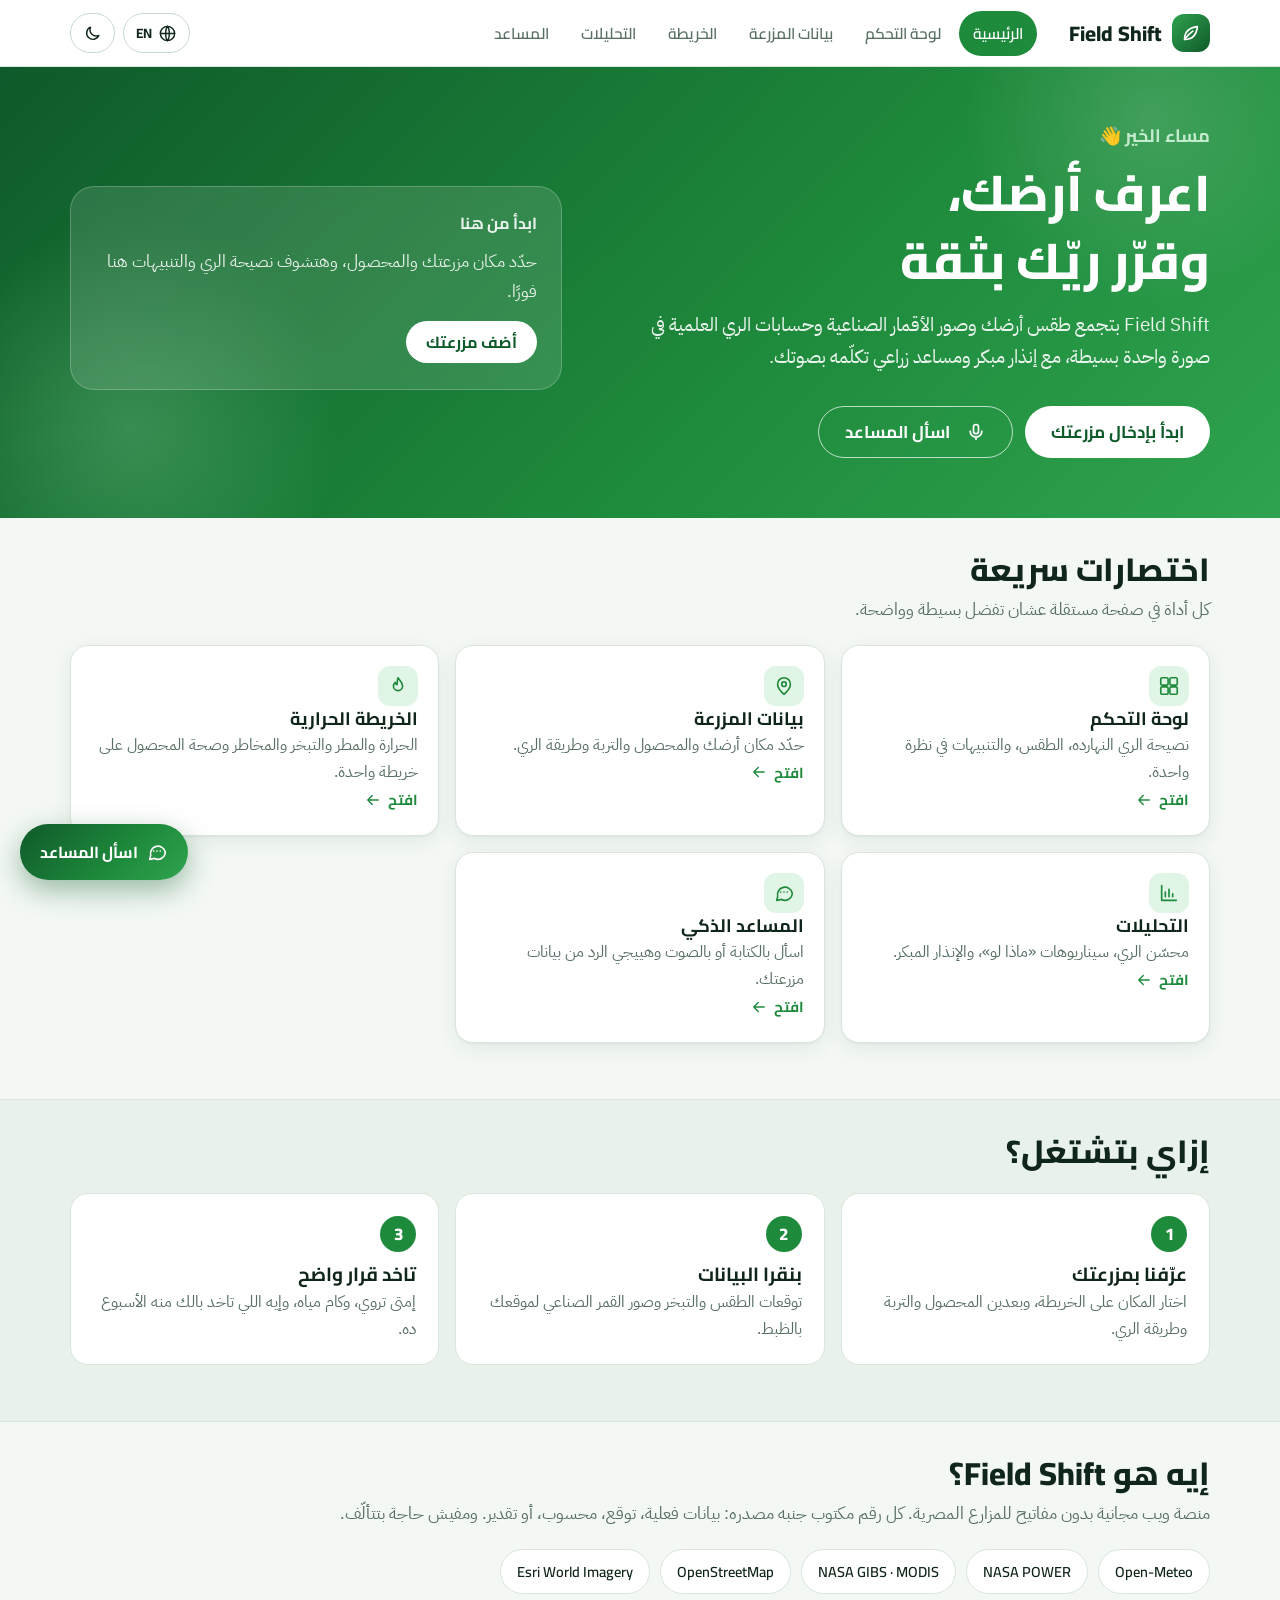
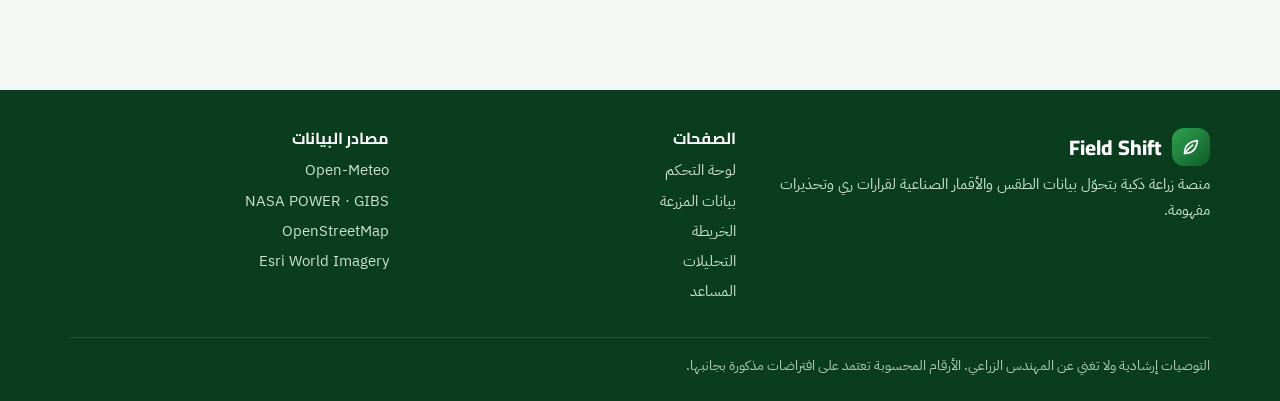
<file: index.html>
<!DOCTYPE html>
<html lang="ar" dir="rtl">
<head>
<meta charset="utf-8">
<meta name="viewport" content="width=device-width, initial-scale=1, viewport-fit=cover">
<meta name="theme-color" content="#0F5A2A">
<meta name="description" content="Field Shift: منصة زراعة ذكية — طقس، ري، خريطة حرارية، إنذار مبكر ومساعد زراعي / Smart farming platform">
<title data-en="Field Shift | Smart farming platform">Field Shift | منصة الزراعة الذكية</title>
<link rel="icon" href="data:image/svg+xml,%3Csvg xmlns=%27http://www.w3.org/2000/svg%27 viewBox=%270 0 32 32%27%3E%3Crect width=%2732%27 height=%2732%27 rx=%278%27 fill=%27%231E8A3C%27/%3E%3Cpath d=%27M9 23c0-8 5-13 14-14-1 9-6 14-14 14z%27 fill=%27%23fff%27/%3E%3C/svg%3E">
<script>(function(){try{var t=localStorage.getItem("fs_theme");if(!t)t=matchMedia("(prefers-color-scheme: dark)").matches?"dark":"light";var l=localStorage.getItem("fs_lang")==="en"?"en":"ar",h=document.documentElement;h.dataset.theme=t;h.lang=l;h.dir=l==="ar"?"rtl":"ltr"}catch(e){}})()</script>
<link rel="preconnect" href="https://fonts.googleapis.com">
<link href="https://fonts.googleapis.com/css2?family=Cairo:wght@600;700;800&family=IBM+Plex+Sans+Arabic:wght@400;500;600&family=Inter:wght@400;500;600&display=swap" rel="stylesheet">
<link rel="stylesheet" href="style.css">
</head>
<body data-page="home" data-need="om">
<main>
<section class="hero">
 <div class="wrap">
  <div>
   <div class="hi" id="greet"></div>
   <h1 data-en="Know your land.<br>Irrigate with confidence.">اعرف أرضك،<br>وقرّر ريّك بثقة</h1>
   <p class="lead" data-en="Field Shift combines your farm's weather, satellite imagery and scientific irrigation maths into one simple picture, with early warnings and an assistant you can talk to.">Field Shift بتجمع طقس أرضك وصور الأقمار الصناعية وحسابات الري العلمية في صورة واحدة بسيطة، مع إنذار مبكر ومساعد زراعي تكلّمه بصوتك.</p>
   <div class="acts">
    <a class="btn wh lg" id="heroCta" href="farm.html" data-en="Add your farm">ابدأ بإدخال مزرعتك</a>
    <a class="btn wh gh lg" href="assistant.html"><svg><use href="#i-mic"/></svg><span data-en="Ask the assistant">اسأل المساعد</span></a>
   </div>
  </div>
  <div class="glance" id="glance" aria-live="polite"></div>
 </div>
</section>

<section class="sec">
 <div class="wrap">
  <div class="sh"><h2 data-en="Jump to">اختصارات سريعة</h2><p data-en="Every tool has its own page, so each one stays simple.">كل أداة في صفحة مستقلة عشان تفضل بسيطة وواضحة.</p></div>
  <div class="grid g3">
   <a class="card tile" href="dashboard.html"><span class="ico"><svg><use href="#i-grid"/></svg></span><h3 data-en="Dashboard">لوحة التحكم</h3><p data-en="Today's irrigation advice, weather and alerts at a glance.">نصيحة الري النهارده، الطقس، والتنبيهات في نظرة واحدة.</p><span class="go"><span data-en="Open">افتح</span><svg><use href="#i-arrow"/></svg></span></a>
   <a class="card tile" href="farm.html"><span class="ico"><svg><use href="#i-pin"/></svg></span><h3 data-en="My farm">بيانات المزرعة</h3><p data-en="Set your location, crop, soil and irrigation method.">حدّد مكان أرضك والمحصول والتربة وطريقة الري.</p><span class="go"><span data-en="Open">افتح</span><svg><use href="#i-arrow"/></svg></span></a>
   <a class="card tile" href="map.html"><span class="ico"><svg><use href="#i-heat"/></svg></span><h3 data-en="Heat map">الخريطة الحرارية</h3><p data-en="Temperature, rain, evaporation, risk and crop health on one map.">الحرارة والمطر والتبخر والمخاطر وصحة المحصول على خريطة واحدة.</p><span class="go"><span data-en="Open">افتح</span><svg><use href="#i-arrow"/></svg></span></a>
   <a class="card tile" href="analytics.html"><span class="ico"><svg><use href="#i-chart"/></svg></span><h3 data-en="Analytics">التحليلات</h3><p data-en="Irrigation planner, what-if scenarios and early warnings.">محسّن الري، سيناريوهات «ماذا لو»، والإنذار المبكر.</p><span class="go"><span data-en="Open">افتح</span><svg><use href="#i-arrow"/></svg></span></a>
   <a class="card tile" href="assistant.html"><span class="ico"><svg><use href="#i-chat"/></svg></span><h3 data-en="Assistant">المساعد الذكي</h3><p data-en="Ask in plain words or by voice and get answers from your farm's data.">اسأل بالكتابة أو بالصوت وهييجي الرد من بيانات مزرعتك.</p><span class="go"><span data-en="Open">افتح</span><svg><use href="#i-arrow"/></svg></span></a>
  </div>
 </div>
</section>

<section class="sec band">
 <div class="wrap">
  <div class="sh"><h2 data-en="How it works">إزاي بتشتغل؟</h2></div>
  <div class="steps">
   <div class="step"><h3 data-en="Tell us about your farm">عرّفنا بمزرعتك</h3><p data-en="Pick the location on the map, then choose crop, soil and how you irrigate.">اختار المكان على الخريطة، وبعدين المحصول والتربة وطريقة الري.</p></div>
   <div class="step"><h3 data-en="We read the data">بنقرا البيانات</h3><p data-en="Forecasts, evaporation and satellite imagery for your exact spot.">توقعات الطقس والتبخر وصور القمر الصناعي لموقعك بالظبط.</p></div>
   <div class="step"><h3 data-en="You get a clear decision">تاخد قرار واضح</h3><p data-en="When to irrigate, how much water, and what to watch out for this week.">إمتى تروي، وكام مياه، وإيه اللي تاخد بالك منه الأسبوع ده.</p></div>
  </div>
 </div>
</section>

<section class="sec">
 <div class="wrap">
  <div class="sh"><h2 data-en="What is Field Shift?">إيه هو Field Shift؟</h2><p data-en="A free, key-less web platform for Egyptian farms. Every number shows where it comes from: real data, forecast, calculated or estimate. Nothing is invented.">منصة ويب مجانية بدون مفاتيح للمزارع المصرية. كل رقم مكتوب جنبه مصدره: بيانات فعلية، توقع، محسوب، أو تقدير. ومفيش حاجة بتتألّف.</p></div>
  <div class="srcs"><span class="src">Open-Meteo</span><span class="src">NASA POWER</span><span class="src">NASA GIBS · MODIS</span><span class="src">OpenStreetMap</span><span class="src">Esri World Imagery</span></div>
 </div>
</section>
</main>

<script src="shell.js"></script>
<script src="app.js"></script>
<script src="smart.js"></script>
</body>
</html>
</file>
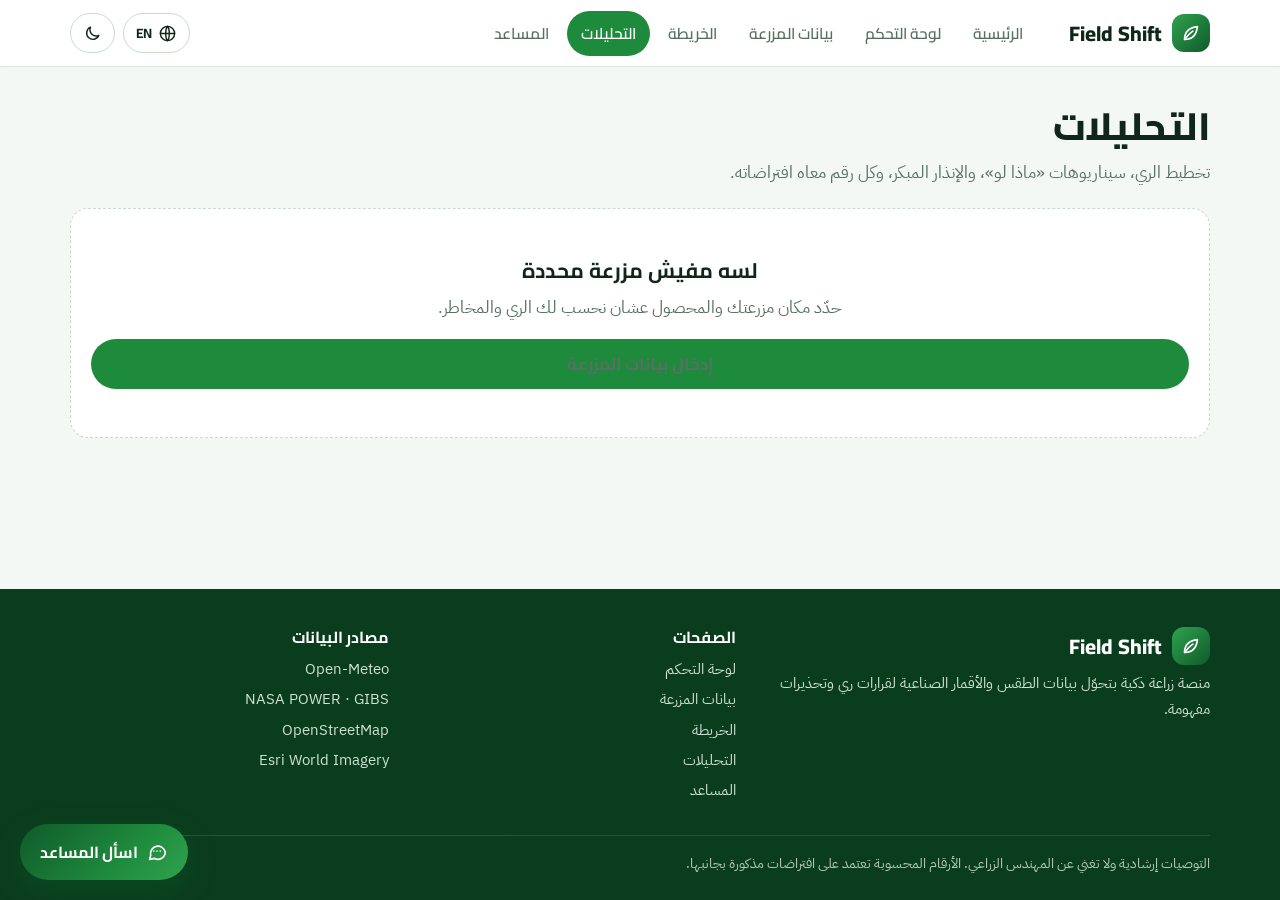
<file: analytics.html>
<!DOCTYPE html>
<html lang="ar" dir="rtl">
<head>
<meta charset="utf-8">
<meta name="viewport" content="width=device-width, initial-scale=1, viewport-fit=cover">
<meta name="theme-color" content="#0F5A2A">
<meta name="description" content="Field Shift: منصة زراعة ذكية — طقس، ري، خريطة حرارية، إنذار مبكر ومساعد زراعي / Smart farming platform">
<title data-en="Analytics | Field Shift">التحليلات | Field Shift</title>
<link rel="icon" href="data:image/svg+xml,%3Csvg xmlns=%27http://www.w3.org/2000/svg%27 viewBox=%270 0 32 32%27%3E%3Crect width=%2732%27 height=%2732%27 rx=%278%27 fill=%27%231E8A3C%27/%3E%3Cpath d=%27M9 23c0-8 5-13 14-14-1 9-6 14-14 14z%27 fill=%27%23fff%27/%3E%3C/svg%3E">
<script>(function(){try{var t=localStorage.getItem("fs_theme");if(!t)t=matchMedia("(prefers-color-scheme: dark)").matches?"dark":"light";var l=localStorage.getItem("fs_lang")==="en"?"en":"ar",h=document.documentElement;h.dataset.theme=t;h.lang=l;h.dir=l==="ar"?"rtl":"ltr"}catch(e){}})()</script>
<link rel="preconnect" href="https://fonts.googleapis.com">
<link href="https://fonts.googleapis.com/css2?family=Cairo:wght@600;700;800&family=IBM+Plex+Sans+Arabic:wght@400;500;600&family=Inter:wght@400;500;600&display=swap" rel="stylesheet">
<link rel="stylesheet" href="style.css">
</head>
<body data-page="analytics" data-need="om,nasa">
<main>
<section class="phead" style="padding-bottom:12px"><div class="wrap">
 <h1 data-en="Analytics">التحليلات</h1>
 <p data-en="Irrigation planning, what-if scenarios and early warnings. Each number comes with its assumptions.">تخطيط الري، سيناريوهات «ماذا لو»، والإنذار المبكر، وكل رقم معاه افتراضاته.</p>
</div></section>
<section class="sec" style="padding-top:8px"><div class="wrap">
 <div class="tabs" id="antabs" role="tablist" aria-label="أقسام التحليلات" data-en-aria="Analytics sections">
  <button class="tab" role="tab" data-tab="irrigation" data-en="Irrigation">الري</button>
  <button class="tab" role="tab" data-tab="whatif" data-en="What if?">ماذا لو؟</button>
  <button class="tab" role="tab" data-tab="warnings" data-en="Warnings">الإنذارات</button>
  <button class="tab" role="tab" data-tab="climate" data-en="Vs. normal">مقارنة بالمعتاد</button>
  <button class="tab" role="tab" data-tab="method" data-en="Method">المنهجية</button>
 </div>
 <div id="an"></div>
</div></section>
</main>

<script src="shell.js"></script>
<script src="app.js"></script>
<script src="smart.js"></script>
</body>
</html>
</file>
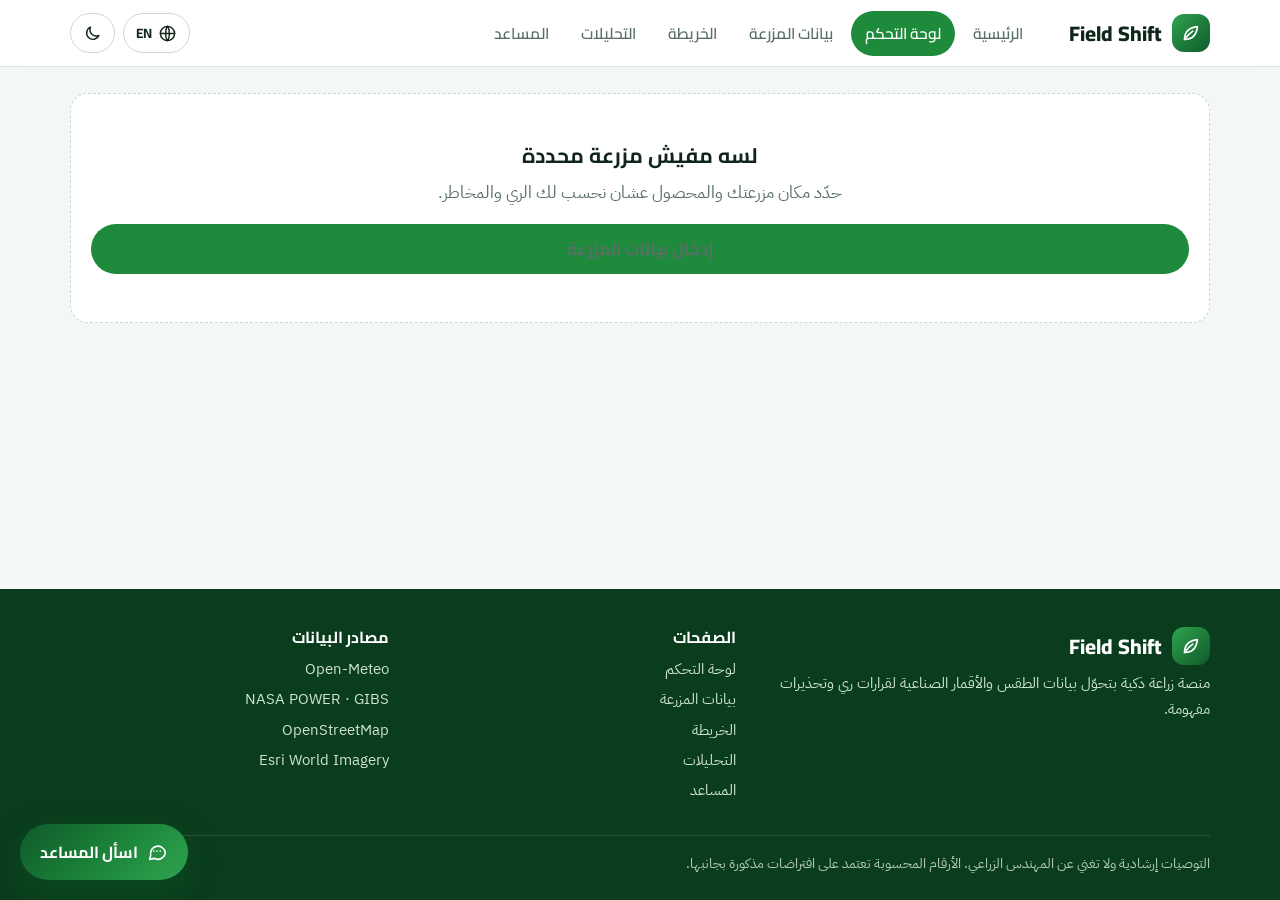
<file: dashboard.html>
<!DOCTYPE html>
<html lang="ar" dir="rtl">
<head>
<meta charset="utf-8">
<meta name="viewport" content="width=device-width, initial-scale=1, viewport-fit=cover">
<meta name="theme-color" content="#0F5A2A">
<meta name="description" content="Field Shift: منصة زراعة ذكية — طقس، ري، خريطة حرارية، إنذار مبكر ومساعد زراعي / Smart farming platform">
<title data-en="Dashboard | Field Shift">لوحة التحكم | Field Shift</title>
<link rel="icon" href="data:image/svg+xml,%3Csvg xmlns=%27http://www.w3.org/2000/svg%27 viewBox=%270 0 32 32%27%3E%3Crect width=%2732%27 height=%2732%27 rx=%278%27 fill=%27%231E8A3C%27/%3E%3Cpath d=%27M9 23c0-8 5-13 14-14-1 9-6 14-14 14z%27 fill=%27%23fff%27/%3E%3C/svg%3E">
<script>(function(){try{var t=localStorage.getItem("fs_theme");if(!t)t=matchMedia("(prefers-color-scheme: dark)").matches?"dark":"light";var l=localStorage.getItem("fs_lang")==="en"?"en":"ar",h=document.documentElement;h.dataset.theme=t;h.lang=l;h.dir=l==="ar"?"rtl":"ltr"}catch(e){}})()</script>
<link rel="preconnect" href="https://fonts.googleapis.com">
<link href="https://fonts.googleapis.com/css2?family=Cairo:wght@600;700;800&family=IBM+Plex+Sans+Arabic:wght@400;500;600&family=Inter:wght@400;500;600&display=swap" rel="stylesheet">
<link rel="stylesheet" href="style.css">
</head>
<body data-page="dashboard" data-need="om,nasa">
<main>
<section class="sec" style="padding-top:26px">
 <div class="wrap"><div id="dash"></div></div>
</section>
</main>

<script src="shell.js"></script>
<script src="app.js"></script>
<script src="smart.js"></script>
</body>
</html>
</file>
<file: style.css>
/* Field Shift — design system v5
   Multi-page, light + dark themes, RTL/LTR (logical properties only), green palette from deep forest to mint. */

/* ===== tokens ===== */
:root{
 --g-900:#0A3D1D;--g-800:#0F5A2A;--g-700:#157233;--g-600:#1E8A3C;--g-500:#2FA34F;--g-400:#58BF74;--g-300:#8FD9A3;--g-200:#C3EBCE;--g-100:#E1F5E6;--g-50:#F1FAF3;
 --bg:#F3F8F4;--bg2:#E8F1EA;--sf:#FFFFFF;--sf2:#F3F8F4;--ln:#DAE6DD;--ln2:#C9DACD;
 --tx:#10261A;--mu:#587063;--mu2:#7B9185;
 --g:var(--g-600);--gd:var(--g-800);--gl:var(--g-100);--on-g:#fff;
 --ok:#2E9E4F;--okb:#E3F4E8;--wa:#B97800;--wab:#FFF3D1;--hi:#C93B3B;--hib:#FDE8E6;
 --bl:#2B6CB0;--blb:#E6F0FA;--na:#6B7280;--nab:#ECEFF2;--band:#E8F5EA;
 --hero:linear-gradient(135deg,#0F5A2A 0%,#1E8A3C 60%,#2FA34F 100%);
 --sh:0 1px 2px rgba(15,60,30,.05),0 6px 20px rgba(15,60,30,.07);--sh2:0 2px 4px rgba(15,60,30,.06),0 16px 40px rgba(15,60,30,.13);
 --r:18px;--r2:12px;--ease:cubic-bezier(.2,.7,.2,1);
 --hf:Cairo,Inter,"IBM Plex Sans Arabic",Tahoma,sans-serif;--bf:"IBM Plex Sans Arabic",Inter,Cairo,Tahoma,sans-serif;
 color-scheme:light}
:root[data-theme="dark"]{
 --bg:#09120D;--bg2:#0E1A13;--sf:#122019;--sf2:#182A20;--ln:#233628;--ln2:#2E4636;
 --tx:#E7F2EA;--mu:#9DB5A5;--mu2:#7A9484;
 --g:#4CC36B;--gd:#8FE0A4;--gl:#16331F;--on-g:#07210F;
 --ok:#4CC36B;--okb:#14301D;--wa:#EBB43A;--wab:#33290F;--hi:#F0766F;--hib:#3A1A18;
 --bl:#6AA8E8;--blb:#14283D;--na:#9CA3AF;--nab:#1E2A24;--band:#14271B;
 --hero:linear-gradient(135deg,#0D3D20 0%,#14602F 60%,#1B7F3E 100%);
 --sh:0 1px 2px rgba(0,0,0,.35),0 6px 20px rgba(0,0,0,.3);--sh2:0 2px 4px rgba(0,0,0,.4),0 16px 40px rgba(0,0,0,.45);
 color-scheme:dark}

/* ===== base ===== */
*{box-sizing:border-box}
html{scroll-behavior:smooth;-webkit-text-size-adjust:100%}
body{margin:0;background:var(--bg);color:var(--tx);font:400 17px/1.75 var(--bf);transition:background .25s,color .25s;min-height:100vh;display:flex;flex-direction:column}
main{flex:1}
h1,h2,h3,h4{font-family:var(--hf);line-height:1.35;margin:0;color:var(--tx)}
h1{font-size:clamp(30px,4.6vw,50px);font-weight:800}
h2{font-size:clamp(24px,3vw,32px);font-weight:800}
h3{font-size:19px;font-weight:700}
p{margin:0}
a{color:var(--g);text-decoration:none}a:hover{text-decoration:underline}
img,svg{max-width:100%}
.wrap{width:100%;max-width:1180px;margin-inline:auto;padding-inline:20px}
svg use{pointer-events:none}
:focus-visible{outline:3px solid var(--g-400);outline-offset:2px;border-radius:6px}
.num{direction:ltr;unicode-bidi:isolate;display:inline-block;font-variant-numeric:tabular-nums}
small{font-size:.8em;opacity:.8}
.mu{color:var(--mu)}.sm{font-size:15px}.note{font-size:14px;color:var(--mu);line-height:1.6}
.sr{position:absolute;width:1px;height:1px;overflow:hidden;clip:rect(0 0 0 0)}
hr{border:0;border-top:1px dashed var(--ln2);margin:14px 0}

/* ===== header ===== */
.top{position:sticky;top:0;z-index:1000;background:color-mix(in srgb,var(--sf) 88%,transparent);backdrop-filter:blur(14px);-webkit-backdrop-filter:blur(14px);border-bottom:1px solid var(--ln);transition:box-shadow .2s}
.top.sc{box-shadow:0 6px 24px rgba(10,50,25,.1)}
.top .wrap{display:flex;align-items:center;gap:18px;height:66px}
.brand{display:inline-flex;align-items:center;gap:10px;color:var(--tx);font:800 21px var(--hf);text-decoration:none!important}
.brand i{width:38px;height:38px;border-radius:12px;background:linear-gradient(135deg,var(--g-500),var(--g-800));display:grid;place-items:center;color:#fff;flex:none}
.brand i svg{width:22px;height:22px}
nav.main{display:flex;gap:4px;margin-inline-start:14px;flex:1}
nav.main a{padding:8px 14px;border-radius:999px;color:var(--mu);font:600 15.5px var(--hf);text-decoration:none;transition:.18s;white-space:nowrap}
nav.main a:hover{background:var(--gl);color:var(--gd)}
nav.main a.on{background:var(--g);color:var(--on-g)}
.tools{display:flex;gap:8px;margin-inline-start:auto}
.ibtn{height:40px;min-width:40px;padding:0 12px;border-radius:999px;border:1px solid var(--ln2);background:var(--sf);color:var(--tx);cursor:pointer;display:inline-flex;align-items:center;justify-content:center;gap:6px;font:700 13.5px var(--hf);transition:.18s}
.ibtn:hover{background:var(--gl);border-color:var(--g)}
.ibtn svg{width:19px;height:19px}
.burger{display:none}
@media(max-width:900px){
 .burger{display:inline-flex}
 nav.main{position:absolute;inset-inline:0;top:66px;flex-direction:column;background:var(--sf);border-bottom:1px solid var(--ln);padding:10px 20px 16px;margin:0;display:none;box-shadow:var(--sh2)}
 nav.main.open{display:flex}
 nav.main a{padding:12px 14px;border-radius:12px;font-size:17px}
}

/* ===== buttons / chips / badges ===== */
.btn{display:inline-flex;align-items:center;justify-content:center;gap:8px;padding:11px 20px;border-radius:999px;border:0;background:var(--g);color:var(--on-g);font:700 16px var(--hf);cursor:pointer;text-decoration:none!important;transition:transform .18s var(--ease),box-shadow .18s,background .18s;line-height:1.3}
.btn:hover{transform:translateY(-1px);box-shadow:0 8px 20px rgba(30,138,60,.28)}
.btn.lg{padding:14px 26px;font-size:17px}.btn.sm{padding:7px 14px;font-size:14px}
.btn.gh{background:transparent;color:var(--g);border:1.5px solid var(--g)}
.btn.gh:hover{background:var(--gl);box-shadow:none}
.btn.wh{background:#fff;color:var(--g-800)}
.btn.wh.gh{background:transparent;color:#fff;border:1.5px solid rgba(255,255,255,.7)}
.btn svg{width:20px;height:20px}
.chips{display:flex;flex-wrap:wrap;gap:8px;margin-top:10px}
.chip{border:1.5px solid var(--ln2);background:var(--sf);color:var(--tx);border-radius:999px;padding:6px 14px;font:600 14.5px var(--bf);cursor:pointer;transition:.15s}
.chip:hover{border-color:var(--g);background:var(--gl)}
.pill{display:inline-flex;align-items:center;gap:6px;padding:4px 12px;border-radius:999px;background:var(--gl);color:var(--gd);font:700 13.5px var(--hf)}
.eyebrow{display:inline-block;font:700 13.5px var(--hf);color:var(--g);letter-spacing:.02em;text-transform:uppercase;margin-bottom:6px}
.badge{display:inline-block;font:700 11.5px var(--hf);padding:2px 9px;border-radius:999px;white-space:nowrap;vertical-align:middle}
.b-api{background:var(--okb);color:var(--ok)}.b-fc{background:var(--blb);color:var(--bl)}.b-calc{background:var(--gl);color:var(--gd)}.b-est{background:var(--wab);color:var(--wa)}.b-na{background:var(--nab);color:var(--na)}
.sev{display:inline-flex;align-items:center;gap:5px;font:700 13.5px var(--hf);padding:3px 11px;border-radius:999px}
.sev.g{background:var(--okb);color:var(--ok)}.sev.y{background:var(--wab);color:var(--wa)}.sev.r{background:var(--hib);color:var(--hi)}

/* ===== page head + layout ===== */
.phead{padding:34px 0 18px}
.phead h1{font-size:clamp(26px,3.4vw,38px)}
.phead p{color:var(--mu);margin-top:6px;max-width:680px}
.sec{padding:30px 0 56px}
.grid{display:grid;gap:16px}
.g2{grid-template-columns:repeat(2,minmax(0,1fr))}.g3{grid-template-columns:repeat(3,minmax(0,1fr))}.g4{grid-template-columns:repeat(4,minmax(0,1fr))}
.grid>*{min-width:0}
@media(max-width:1000px){.g4,.g3{grid-template-columns:repeat(2,minmax(0,1fr))}}
@media(max-width:700px){.g4,.g3,.g2{grid-template-columns:minmax(0,1fr)}}
.card{background:var(--sf);border:1px solid var(--ln);border-radius:var(--r);padding:20px;box-shadow:var(--sh);transition:border-color .2s,box-shadow .2s,transform .2s var(--ease)}
.card>h3:first-child{margin-bottom:10px}
a.card{color:inherit;text-decoration:none;display:block}
a.card:hover{transform:translateY(-3px);box-shadow:var(--sh2);border-color:var(--g-400)}
.ico{display:inline-grid;place-items:center;width:40px;height:40px;border-radius:12px;background:var(--gl);color:var(--g);flex:none}
.ico svg{width:22px;height:22px}

/* ===== home ===== */
.hero{background:var(--hero);color:#fff;position:relative;overflow:hidden}
.hero:before{content:"";position:absolute;inset:auto auto -120px -80px;width:420px;height:420px;border-radius:50%;background:radial-gradient(circle,rgba(143,217,163,.28),transparent 70%)}
.hero:after{content:"";position:absolute;inset:-140px -60px auto auto;width:380px;height:380px;border-radius:50%;background:radial-gradient(circle,rgba(255,255,255,.14),transparent 70%)}
.hero .wrap{position:relative;z-index:1;padding-block:52px 60px;display:grid;grid-template-columns:1.25fr 1fr;gap:34px;align-items:center}
.hero h1{color:#fff;margin:8px 0 14px}
.hero .hi{font:700 18px var(--hf);color:var(--g-200)}
.hero .lead{font-size:18.5px;color:rgba(255,255,255,.9);max-width:560px}
.hero .acts{display:flex;gap:12px;flex-wrap:wrap;margin-top:24px}
.glance{background:rgba(255,255,255,.12);border:1px solid rgba(255,255,255,.22);backdrop-filter:blur(10px);border-radius:24px;padding:20px}
.glance h3{color:#fff;font-size:16px;opacity:.9;margin-bottom:12px}
.gl-grid{display:grid;grid-template-columns:1fr 1fr;gap:10px}
.gl{background:rgba(255,255,255,.14);border-radius:16px;padding:14px}
.gl small{display:block;opacity:.8;font-size:13px}
.gl b{display:block;font:800 22px/1.3 var(--hf);margin-top:2px}
.gl.wide{grid-column:1/-1}
.glance .empty-g{padding:6px 4px}.glance .empty-g p{color:rgba(255,255,255,.88);margin-bottom:14px}
@media(max-width:900px){.hero .wrap{grid-template-columns:1fr;padding-block:36px 40px}}
.sh{margin-bottom:20px}.sh p{color:var(--mu);margin-top:4px}
.tile{display:flex;flex-direction:column;gap:10px;height:100%}
.tile h3{font-size:18px}.tile p{color:var(--mu);font-size:15.5px}
.tile .go{margin-top:auto;display:inline-flex;align-items:center;gap:6px;color:var(--g);font:700 14.5px var(--hf)}
.tile .go svg{width:18px;height:18px}
[dir=rtl] .go svg,[dir=rtl] .arr{transform:scaleX(-1)}
.steps{counter-reset:s;display:grid;grid-template-columns:repeat(3,minmax(0,1fr));gap:16px}
.step{position:relative;padding:22px 22px 22px 22px;border-radius:var(--r);background:var(--sf);border:1px solid var(--ln)}
.step:before{counter-increment:s;content:counter(s);display:grid;place-items:center;width:36px;height:36px;border-radius:50%;background:var(--g);color:var(--on-g);font:800 17px var(--hf);margin-bottom:10px}
.step p{color:var(--mu);font-size:15.5px}
@media(max-width:800px){.steps{grid-template-columns:1fr}}
.band{background:var(--bg2);border-block:1px solid var(--ln)}
.srcs{display:flex;flex-wrap:wrap;gap:10px;margin-top:14px}
.src{padding:8px 16px;border-radius:999px;background:var(--sf);border:1px solid var(--ln);font:600 14.5px var(--hf)}

/* ===== states ===== */
.empty{text-align:center;padding:48px 20px;background:var(--sf);border:1px dashed var(--ln2);border-radius:var(--r)}
.empty h3{margin-bottom:8px;font-size:21px}.empty p{max-width:460px;margin:0 auto 16px}
.spin{display:inline-block;width:18px;height:18px;border:3px solid var(--ln2);border-top-color:var(--g);border-radius:50%;animation:sp .8s linear infinite;vertical-align:middle;margin-inline-end:8px}
@keyframes sp{to{transform:rotate(360deg)}}
.toast{position:fixed;inset-inline:16px;bottom:22px;margin-inline:auto;max-width:460px;z-index:3000;background:var(--g-900);color:#fff;padding:13px 20px;border-radius:14px;box-shadow:var(--sh2);display:none;font:600 15.5px var(--hf);text-align:center}
.fab{position:fixed;inset-inline-end:20px;bottom:20px;z-index:900;display:inline-flex;align-items:center;gap:8px;border-radius:999px;padding:13px 20px;background:var(--hero);color:#fff!important;font:700 16px var(--hf);box-shadow:0 10px 28px rgba(15,90,42,.4);text-decoration:none!important;transition:transform .2s var(--ease)}
.fab:hover{transform:translateY(-3px)}.fab svg{width:22px;height:22px}
@media(max-width:560px){.fab span{display:none}.fab{padding:15px}}

/* ===== forms ===== */
.form{display:grid;grid-template-columns:minmax(0,1.05fr) minmax(0,1fr);gap:20px;align-items:start}
.form>*{min-width:0}
.fsec{padding-block:4px 6px}
.fsec+.fsec{border-top:1px dashed var(--ln2);margin-top:14px;padding-top:16px}
.fsec>h3{display:flex;align-items:center;gap:10px;font-size:17px;margin-bottom:12px}
.fsec>h3 b{display:grid;place-items:center;width:28px;height:28px;border-radius:50%;background:var(--g);color:var(--on-g);font:800 14px var(--hf)}
.fld{margin-bottom:14px}.fld label{display:block;font:700 15px var(--hf);margin-bottom:6px}
.fld small{display:block;margin-top:5px;color:var(--mu);font-size:13.5px;opacity:1}
input[type=text],input[type=search],input[type=number],select{width:100%;min-height:48px;padding:10px 14px;border:1.5px solid var(--ln2);border-radius:12px;background:var(--sf);color:var(--tx);font:500 16px var(--bf);transition:border-color .15s,box-shadow .15s}
input:focus,select:focus{outline:0;border-color:var(--g);box-shadow:0 0 0 4px color-mix(in srgb,var(--g) 22%,transparent)}
.frow{display:grid;grid-template-columns:1fr 1fr;gap:14px}
@media(max-width:560px){.frow{grid-template-columns:1fr}}
.sbox{position:relative}.sbox .row{display:flex;gap:8px}
#sug{display:none;position:absolute;inset-inline:0;top:calc(100% + 6px);z-index:50;background:var(--sf);border:1px solid var(--ln2);border-radius:12px;box-shadow:var(--sh2);max-height:260px;overflow:auto}
#sug div{padding:10px 14px;cursor:pointer;font-size:15px;border-bottom:1px solid var(--ln)}#sug div:last-child{border:0}#sug div:hover{background:var(--gl)}
.coord{margin-top:10px;font-size:14.5px;color:var(--gd);background:var(--gl);border-radius:10px;padding:8px 12px}.coord:empty{display:none}.coord.warn{background:var(--wab);color:var(--wa)}
details.adv{margin:4px 0 16px;border:1px solid var(--ln);border-radius:12px;padding:4px 14px;background:var(--sf2)}
details.adv summary{cursor:pointer;font:700 15px var(--hf);padding:10px 0}
#pick{height:440px;border-radius:14px;overflow:hidden;border:1px solid var(--ln);z-index:1}
.sticky{position:sticky;top:86px}
@media(max-width:1000px){.form{grid-template-columns:1fr}.sticky{position:static}}

/* ===== data tables / lists ===== */
table.t{width:100%;border-collapse:collapse;font-size:15.5px}
table.t th,table.t td{padding:9px 6px;border-bottom:1px solid var(--ln);text-align:start;vertical-align:top}
table.t th{font:700 13.5px var(--hf);color:var(--mu)}
table.t td.v,table.t th.v{text-align:end;white-space:nowrap}
table.t tr:last-child td{border:0}
.kv{display:flex;justify-content:space-between;gap:10px;padding:7px 0;border-bottom:1px dashed var(--ln);font-size:15px}.kv:last-child{border:0}
.kv b{text-align:end}
ul.cl{margin:0;padding-inline-start:20px}ul.cl li{margin-bottom:6px}

/* ===== dashboard ===== */
.dhead{display:flex;justify-content:space-between;gap:16px;flex-wrap:wrap;align-items:flex-end;margin-bottom:18px}
.dhead h2{font-size:clamp(22px,2.6vw,28px)}
.dmeta{display:flex;flex-wrap:wrap;gap:8px;margin-top:8px;align-items:center}
.dmeta .t{color:var(--mu);font-size:14px}
.dact{display:flex;gap:8px;flex-wrap:wrap}
.dtop{display:grid;grid-template-columns:1.35fr 1fr;gap:16px;margin-bottom:16px}
@media(max-width:900px){.dtop{grid-template-columns:1fr}}
.rec{background:var(--hero);color:#fff;border:0;position:relative;overflow:hidden}
.rec:after{content:"";position:absolute;inset:-60px auto auto -40px;width:220px;height:220px;border-radius:50%;background:radial-gradient(circle,rgba(255,255,255,.16),transparent 70%)}
.rec>*{position:relative;z-index:1}
.rec .lab{display:flex;align-items:center;gap:8px;font:700 14px var(--hf);opacity:.9}
.rec .head{font:800 clamp(28px,3.6vw,38px)/1.25 var(--hf);margin:10px 0 4px}
.rec .when{opacity:.92;font-size:16px}
.rec .nums{display:flex;gap:12px;margin-top:16px;flex-wrap:wrap}
.rec .nums div{background:rgba(255,255,255,.14);border-radius:14px;padding:10px 16px;min-width:130px}
.rec .nums small{display:block;opacity:.85;font-size:13px}
.rec .nums b{font:800 22px var(--hf)}
.rec .nt{margin-top:12px;font-size:14.5px;opacity:.9}
.rec .btn{margin-top:16px}
.now .big{font:800 54px/1.1 var(--hf);margin:6px 0 2px}
.now .cond{color:var(--mu);font-size:17px}
.now .row3{display:grid;grid-template-columns:repeat(3,1fr);gap:8px;margin-top:16px}
.now .row3 div{background:var(--sf2);border-radius:12px;padding:9px 6px;text-align:center;font-size:13px;color:var(--mu)}
.now .row3 b{display:block;font:700 16px var(--hf);color:var(--tx)}
.kh{display:flex;align-items:center;gap:10px;margin-bottom:10px}
.kh b{font:700 15.5px var(--hf);flex:1}
.kh .ico{width:34px;height:34px;border-radius:10px}.kh .ico svg{width:19px;height:19px}
.kh .info{color:var(--mu2);cursor:help;display:inline-grid}.kh .info svg{width:18px;height:18px}
.kpi .v{font:800 30px/1.2 var(--hf)}.kpi .v small{font-size:15px;font-weight:600}
.kpi .s{color:var(--mu);font-size:14.5px;margin-top:2px}
.kpi.s-g{border-top:4px solid var(--ok)}.kpi.s-y{border-top:4px solid var(--wa)}.kpi.s-r{border-top:4px solid var(--hi)}.kpi.s-n{border-top:4px solid var(--g-300)}
.meter{height:9px;border-radius:99px;background:var(--ln);margin-top:10px;overflow:hidden}.meter i{display:block;height:100%;border-radius:99px;background:linear-gradient(90deg,var(--g-400),var(--wa),var(--hi))}
.al{display:flex;gap:12px;padding:12px 0;border-bottom:1px solid var(--ln);align-items:flex-start}.al:last-child{border:0}
.al .dot{width:12px;height:12px;border-radius:50%;margin-top:8px;flex:none}.dot.g{background:var(--ok)}.dot.y{background:var(--wa)}.dot.r{background:var(--hi)}
.al b{display:block;font:700 16px var(--hf)}.al span{color:var(--mu);font-size:14.5px}
.card.chart svg{width:100%;height:auto;display:block}
.lg{display:flex;gap:16px;flex-wrap:wrap;margin-top:8px;font-size:13.5px;color:var(--mu)}.lg i{display:inline-block;width:12px;height:12px;border-radius:4px;margin-inline-end:6px;vertical-align:-1px}
.hd2{display:flex;justify-content:space-between;align-items:center;gap:10px;margin-bottom:6px}
.dsp{margin-top:16px}

/* ===== analytics ===== */
.tabs{display:flex;gap:6px;overflow-x:auto;padding:5px;background:var(--sf);border:1px solid var(--ln);border-radius:999px;margin-bottom:22px;width:max-content;max-width:100%}
.tab{border:0;background:transparent;color:var(--mu);font:700 15px var(--hf);padding:9px 18px;border-radius:999px;cursor:pointer;white-space:nowrap;transition:.15s}
.tab:hover{color:var(--gd);background:var(--gl)}
.tab[aria-selected=true]{background:var(--g);color:var(--on-g)}
.ablock{display:none}.ablock.show{display:block;animation:fi .3s var(--ease)}
@keyframes fi{from{opacity:0;transform:translateY(8px)}to{opacity:1;transform:none}}
.ablock>h3{font-size:22px}.ablock>.lead{color:var(--mu);margin:4px 0 16px}
.rec-card .headline{font:800 28px/1.3 var(--hf);margin:6px 0}
.scen{display:grid;grid-template-columns:repeat(3,minmax(0,1fr));gap:16px}
@media(max-width:900px){.scen{grid-template-columns:1fr}}
.scen .card{display:flex;flex-direction:column;gap:6px}.scen .card.best{border:2px solid var(--g);background:linear-gradient(180deg,var(--gl),var(--sf) 55%)}
.scen .tag{font:700 12.5px var(--hf);color:var(--mu)}.scen .v{font:800 32px/1.2 var(--hf)}
.bar{display:grid;grid-template-columns:90px 1fr 56px;gap:10px;align-items:center;margin:8px 0;font-size:15px}
.track{height:14px;background:var(--ln);border-radius:99px;overflow:hidden}.fill{height:100%;border-radius:99px}
.sliderrow label{display:block;margin-bottom:6px}.sliderrow input{width:100%;accent-color:var(--g)}
.warn{border:1px solid var(--ln);border-inline-start:6px solid var(--ok);border-radius:var(--r);padding:16px 18px;margin-bottom:14px;background:var(--sf)}
.warn.y{border-inline-start-color:var(--wa)}.warn.r{border-inline-start-color:var(--hi)}
.warn .top2{display:flex;gap:12px;align-items:center;flex-wrap:wrap;margin-bottom:8px}.warn h4{font-size:18px}
.warn dl{display:grid;grid-template-columns:120px 1fr;gap:6px 14px;margin:0}.warn dt{font:700 14px var(--hf);color:var(--mu)}.warn dd{margin:0}
@media(max-width:600px){.warn dl{grid-template-columns:1fr}}

/* ===== map page ===== */
.maptools{display:flex;gap:12px;flex-wrap:wrap;align-items:center;margin-bottom:14px}
.seg{display:inline-flex;gap:4px;padding:4px;background:var(--sf);border:1px solid var(--ln);border-radius:999px;max-width:100%;overflow-x:auto}
.seg button{border:0;background:transparent;color:var(--mu);font:700 14.5px var(--hf);padding:8px 15px;border-radius:999px;cursor:pointer;display:inline-flex;align-items:center;gap:6px;white-space:nowrap;transition:.15s}
.seg button svg{width:17px;height:17px}
.seg button:hover{color:var(--gd);background:var(--gl)}
.seg button[aria-pressed=true]{background:var(--g);color:var(--on-g)}
.seg.sub button[aria-pressed=true]{background:var(--g-700);color:#fff}
.op{display:inline-flex;align-items:center;gap:8px;font:600 14px var(--hf);color:var(--mu);margin-inline-start:auto}.op input{width:120px;accent-color:var(--g)}
.mapgrid{display:grid;grid-template-columns:minmax(0,1fr) 340px;gap:16px;align-items:start}
.mapgrid>*{min-width:0}
@media(max-width:1000px){.mapgrid{grid-template-columns:minmax(0,1fr)}}
.mapbox{position:relative;border-radius:var(--r);overflow:hidden;border:1px solid var(--ln);box-shadow:var(--sh);background:var(--g-900)}
#fmap{height:min(72vh,680px);min-height:420px;z-index:1}
.maptag{position:absolute;inset-inline-start:10px;top:10px;z-index:500;max-width:calc(100% - 20px);background:color-mix(in srgb,var(--sf) 90%,transparent);backdrop-filter:blur(6px);border:1px solid var(--ln);padding:5px 12px;border-radius:999px;font:600 12.5px var(--hf);color:var(--mu)}
.legend{position:absolute;inset-inline-start:10px;bottom:28px;z-index:500;width:min(300px,calc(100% - 20px));background:color-mix(in srgb,var(--sf) 93%,transparent);backdrop-filter:blur(8px);border:1px solid var(--ln);border-radius:14px;padding:11px 14px;font-size:13.5px;line-height:1.55;box-shadow:var(--sh);max-height:46%;overflow:auto}
.legend .t{display:block;font:700 14px var(--hf);margin-bottom:6px}
.legend .grad{height:12px;border-radius:99px;margin:6px 0 4px}.legend .ends{display:flex;justify-content:space-between;font-size:12.5px;color:var(--mu)}
.legend .row{display:flex;align-items:center;gap:8px;margin:3px 0}.legend .sw{width:14px;height:14px;border-radius:4px;flex:none}
.legend .note{margin-top:6px;font-size:12px}
.panel{position:sticky;top:86px;max-height:calc(100vh - 110px);overflow:auto}
@media(max-width:1000px){.panel{position:static;max-height:none}}
.panel h3{font-size:17px}
.panel .headline{font:800 22px/1.3 var(--hf);margin:6px 0}
.stat3{display:grid;grid-template-columns:1fr;gap:8px;margin:10px 0}
.stat3 div{display:flex;align-items:center;justify-content:space-between;gap:10px;background:var(--sf2);border-radius:12px;padding:9px 13px;font-size:14.5px}
.stat3 b{font:700 15px var(--hf)}
.pinicon{filter:drop-shadow(0 3px 4px rgba(0,0,0,.4))}
.leaflet-container{font-family:var(--bf);background:var(--g-900)}
.leaflet-image-layer.heatimg{image-rendering:auto}
.leaflet-tooltip{font:600 13px var(--hf);border-radius:10px;background:var(--sf);color:var(--tx);border-color:var(--ln2)}
.leaflet-bar a{background:var(--sf);color:var(--tx);border-color:var(--ln)}

/* ===== chat (class names used by chat.js) ===== */
.chatwrap{display:grid;grid-template-columns:minmax(0,1fr) 300px;gap:16px;align-items:start}
.chatwrap>*{min-width:0}
@media(max-width:1000px){.chatwrap{grid-template-columns:minmax(0,1fr)}}
.chat{display:flex;flex-direction:column;height:min(680px,calc(100vh - 150px));min-height:480px;padding:0;overflow:hidden}
.chat-h{display:flex;align-items:center;gap:12px;padding:14px 20px;background:var(--hero);color:#fff}
.chat-h .av{width:44px;height:44px;border-radius:50%;background:rgba(255,255,255,.18);display:grid;place-items:center;color:#fff}.chat-h .av svg{width:26px;height:26px}
.chat-h b{font:800 18px var(--hf);color:#fff}.chat-h small{display:block;opacity:.9;font-size:13.5px}
.mode{margin-inline-start:auto;font:700 12.5px var(--hf);padding:5px 12px;border-radius:999px;background:rgba(255,255,255,.2)}.mode.ai{background:#C9F7D6;color:#0F5A2A}
#msgs{flex:1;overflow:auto;padding:18px 20px;display:flex;flex-direction:column;gap:12px;background:var(--sf2)}
.msg{max-width:86%;padding:12px 16px;border-radius:18px;font-size:17px;line-height:1.8;white-space:pre-wrap;animation:fi .25s}
.msg.u{align-self:flex-start;background:var(--g);color:var(--on-g);border-end-start-radius:4px}
.msg.b{align-self:flex-end;background:var(--sf);border:1px solid var(--ln);border-end-end-radius:4px}
.msg.sys{align-self:center;background:var(--wab);color:var(--wa);font-size:14.5px;border-radius:12px;max-width:94%}
.msg .src{display:block;margin-top:6px;font-size:13px;color:var(--mu)}
.typing{display:inline-flex;gap:5px}.typing i{width:9px;height:9px;border-radius:50%;background:var(--mu2);animation:bl 1.2s infinite}.typing i:nth-child(2){animation-delay:.2s}.typing i:nth-child(3){animation-delay:.4s}
@keyframes bl{0%,80%,100%{opacity:.25}40%{opacity:1}}
.sugg{display:flex;gap:8px;flex-wrap:wrap;padding:10px 18px 0;background:var(--sf2)}.sugg .chip{font-size:14.5px}
.chat-f{padding:12px 16px 14px;border-top:1px solid var(--ln);background:var(--sf2)}
.inrow{display:flex;gap:10px;align-items:center}.inrow input{flex:1;min-width:0;min-height:54px;font-size:17px;border-radius:14px}
.mic{width:58px;height:58px;border-radius:50%;border:0;background:var(--hero);color:#fff;cursor:pointer;display:grid;place-items:center;flex:none;box-shadow:0 4px 14px rgba(31,138,61,.4);transition:.2s}
.mic svg{width:27px;height:27px}.mic:hover{transform:scale(1.05)}
.mic.rec{background:linear-gradient(135deg,#E24B4B,#B02A2A);animation:rec 1.3s infinite}
@keyframes rec{0%{box-shadow:0 0 0 0 rgba(226,75,75,.5)}100%{box-shadow:0 0 0 18px rgba(226,75,75,0)}}
@keyframes pulse{50%{opacity:.35}}
.vstat{display:flex;align-items:center;gap:10px;flex-wrap:wrap;margin-top:10px;font-size:14.5px;color:var(--mu);min-height:28px}
.vstat .live{display:none;align-items:center;gap:8px;color:var(--hi);font-weight:700}.vstat .live.on{display:inline-flex}
.vstat .live i{width:10px;height:10px;border-radius:50%;background:var(--hi);animation:pulse 1s infinite}
.vstat label{display:flex;align-items:center;gap:6px;cursor:pointer}.vstat input{width:18px;height:18px;accent-color:var(--g)}
.side .qs{display:grid;gap:8px}
.side .qs button{text-align:start;border:1.5px solid var(--ln);background:var(--sf);border-radius:12px;padding:10px 14px;font:600 15px var(--bf);cursor:pointer;color:var(--gd);transition:.15s}
.side .qs button:hover{background:var(--gl);border-color:var(--g)}
.ctx #ctxbox>div{display:flex;justify-content:space-between;gap:8px;font-size:14.5px;padding:6px 0;border-bottom:1px dashed var(--ln)}.ctx #ctxbox b{text-align:end}

/* ===== footer ===== */
footer{background:var(--g-900);color:#CFE3D4;margin-top:40px}
footer .wrap{display:grid;grid-template-columns:1.4fr 1fr 1fr;gap:28px;padding-block:38px 24px}
footer .brand{color:#fff}footer h4{color:#fff;font-size:16px;margin-bottom:8px}
footer a,footer p{display:block;color:#CFE3D4;font-size:15px;margin-bottom:4px}footer a:hover{color:#fff}
footer .fine{grid-column:1/-1;border-top:1px solid rgba(255,255,255,.14);padding-top:16px;font-size:13.5px;opacity:.85}
@media(max-width:800px){footer .wrap{grid-template-columns:1fr}}

@media(prefers-reduced-motion:reduce){*{animation:none!important;transition:none!important;scroll-behavior:auto!important}}
@media print{.top,.fab,footer,.maptools{display:none}}
</file>
